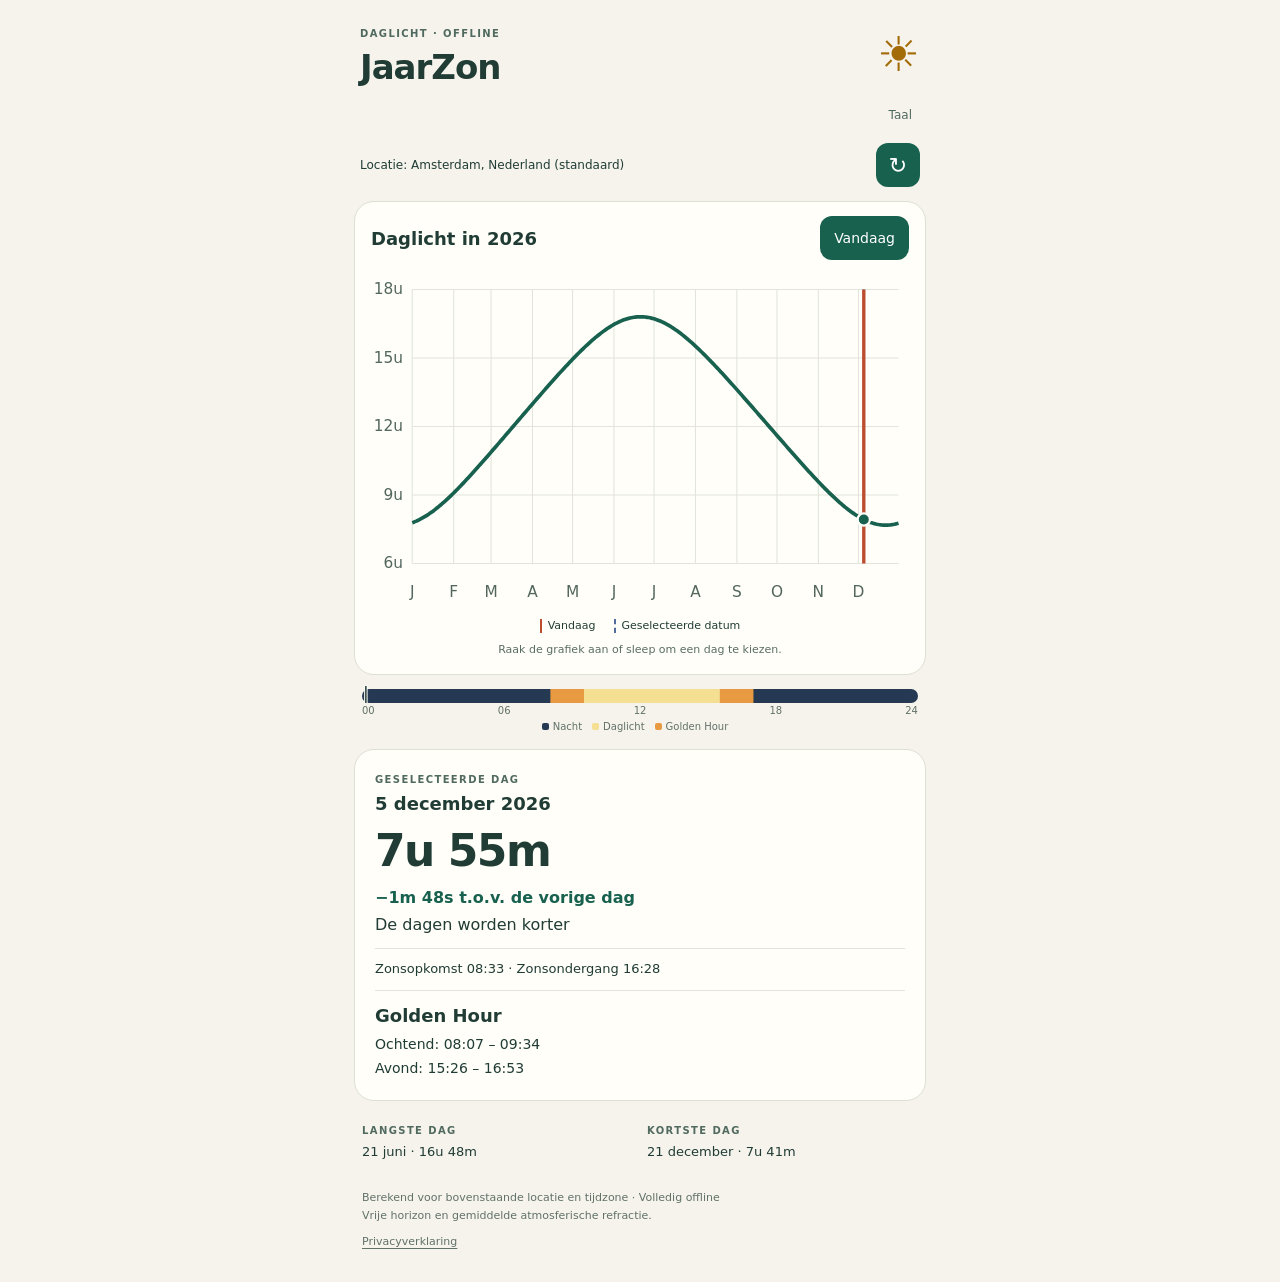
<file: app/src/main/assets/index.html>
<!doctype html>
<html lang="nl">
<head>
  <meta charset="utf-8">
  <meta name="viewport" content="width=device-width, initial-scale=1">
  <meta http-equiv="Content-Security-Policy" content="default-src 'none'; script-src 'self'; style-src 'self'; img-src 'none'; connect-src 'none'; base-uri 'none'; form-action 'none'">
  <title>JaarZon</title>
  <link rel="stylesheet" href="style.css">
  <script src="i18n.js" defer></script>
  <script src="daylength.js" defer></script>
</head>
<body>
<main data-daylength-widget>
  <header><div><p class="eyebrow" data-i18n="eyebrow"></p><h1>JaarZon</h1></div><span class="sun" aria-hidden="true">☀</span></header>
  <div class="language-row"><button type="button" data-daylength-language></button></div>
  <div class="location-row"><div aria-live="polite"><p data-daylength-location data-i18n="defaultLocation"></p><p class="location-zone" data-daylength-zone></p></div><button type="button" data-daylength-locate data-i18n-aria="locate">↻</button></div>
  <section class="card chart-card" data-i18n-aria="chartTitle">
    <div class="chart-heading"><h2 data-daylength-year data-i18n="chartTitle"></h2><button type="button" data-daylength-today data-i18n="today"></button></div>
    <svg viewBox="0 0 360 228" role="img" data-i18n-aria="chartTitle" data-daylength-chart></svg>
    <div class="legend"><span class="today-key"></span><span data-i18n="today"></span> <span class="selected-key"></span><span data-i18n="selectedDate"></span></div>
    <p class="hint" data-i18n="hint"></p>
  </section>
  <div class="daystrip">
    <svg class="daystrip-bar" viewBox="0 0 1440 14" preserveAspectRatio="none" role="img" data-i18n-aria="barTitle" data-daylength-bar></svg>
    <svg class="daystrip-now" viewBox="0 0 1440 17" preserveAspectRatio="none" role="img" data-i18n-aria="barTitle" data-daylength-now data-visible="false"><line y1="0" y2="17" class="daystrip-now-halo" vector-effect="non-scaling-stroke" data-daylength-now-halo></line><line y1="0" y2="17" class="daystrip-now-line" vector-effect="non-scaling-stroke" data-daylength-now-line></line></svg>
    <div class="daystrip-hours" aria-hidden="true"><span>00</span><span>06</span><span>12</span><span>18</span><span>24</span></div>
    <div class="daystrip-key"><span><i class="daystrip-night"></i><span data-i18n="night"></span></span><span><i class="daystrip-daylight"></i><span data-i18n="daylight"></span></span><span><i class="daystrip-golden"></i><span data-i18n="golden"></span></span><span data-daylength-bar-status></span></div>
  </div>
  <section class="card details" aria-live="polite" aria-atomic="true">
    <p class="eyebrow" data-i18n="selectedDay"></p>
    <h2 data-daylength-date></h2>
    <p class="duration" data-daylength-value></p>
    <p class="change" data-daylength-change></p>
    <p data-daylength-trend></p>
    <p class="times" data-daylength-times></p>
    <div class="golden-hour">
      <h2 data-i18n="golden"></h2>
      <p><span data-i18n="morning"></span> <span data-daylength-golden-morning></span></p>
      <p><span data-i18n="evening"></span> <span data-daylength-golden-evening></span></p>
    </div>
  </section>
  <section class="extremes" data-i18n-aria="extremes"><div><p class="eyebrow" data-i18n="longest"></p><p data-daylength-longest></p></div><div><p class="eyebrow" data-i18n="shortest"></p><p data-daylength-shortest></p></div></section>
  <footer><span data-daylength-footer data-i18n="footer"></span><br><span data-i18n="horizon"></span><br><a class="privacy-link" href="privacy" data-i18n="privacy"></a></footer>
</main>
</body>
</html>
</file>
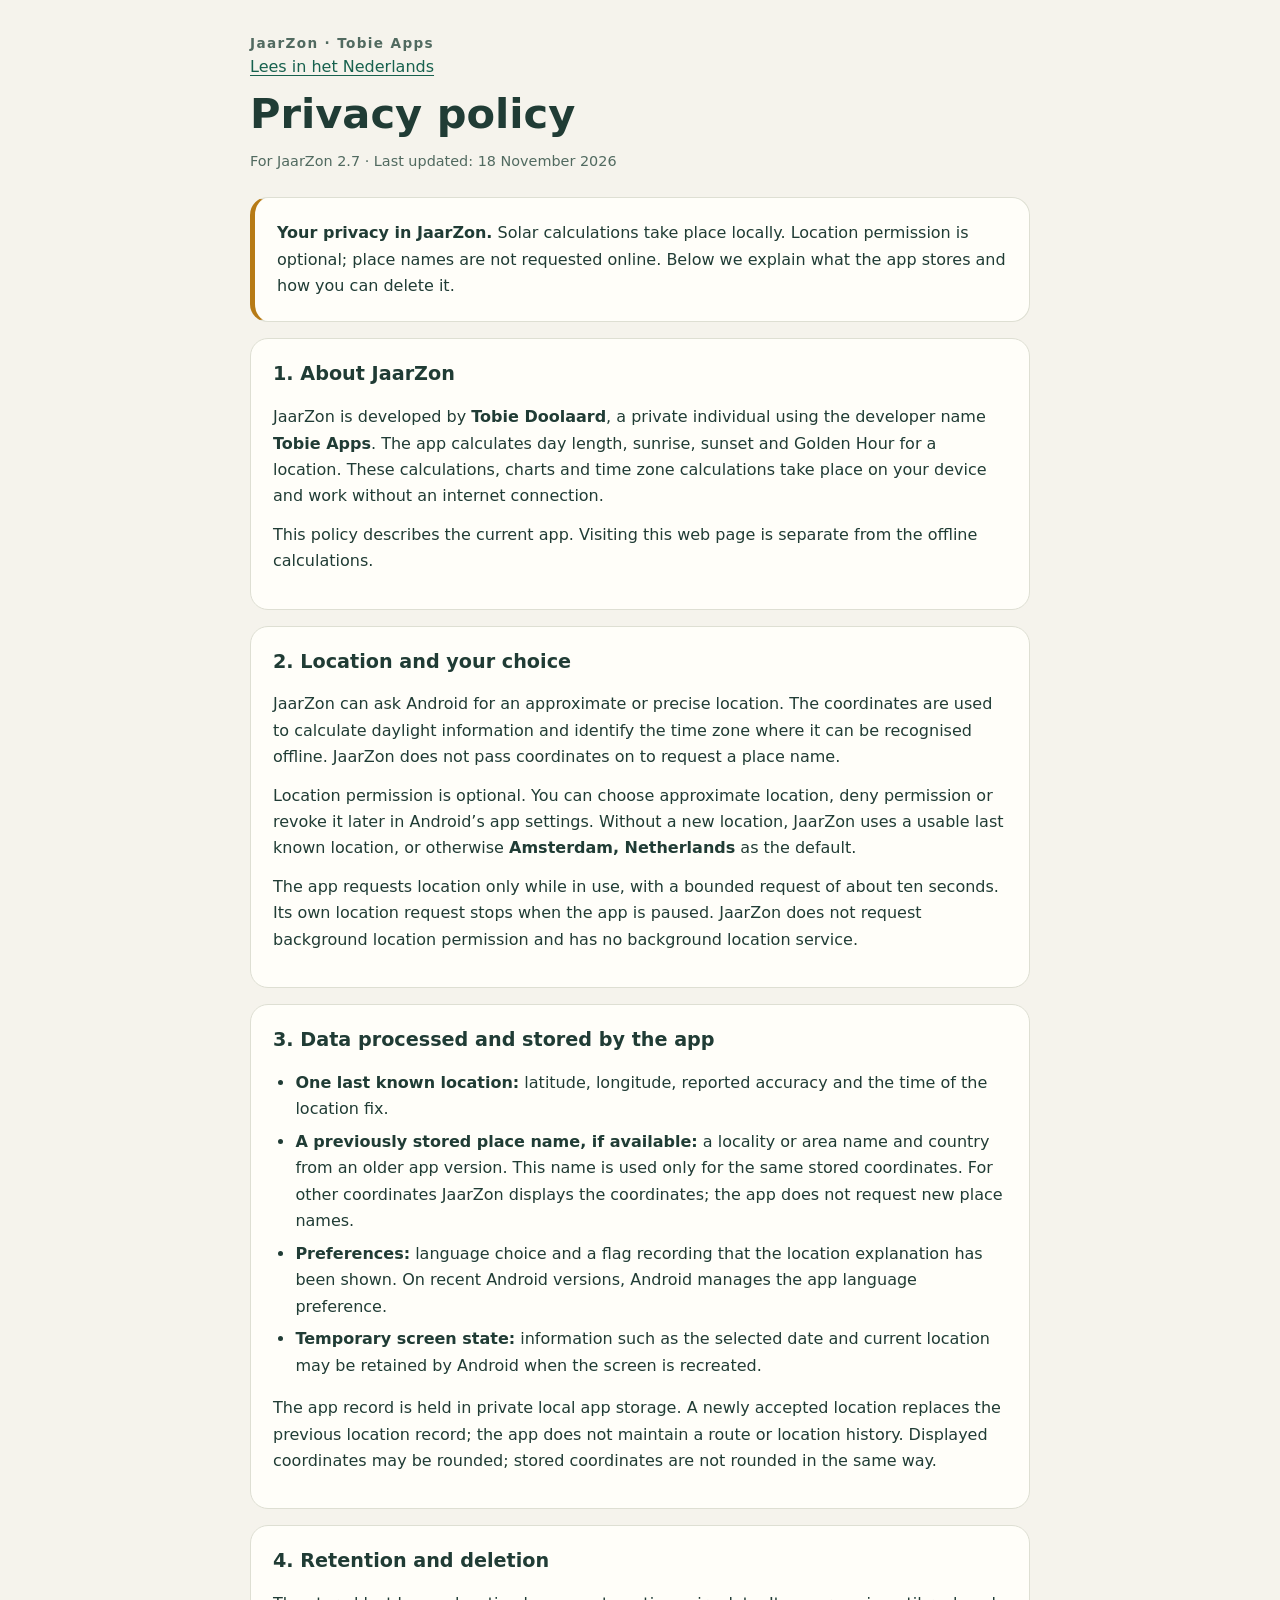
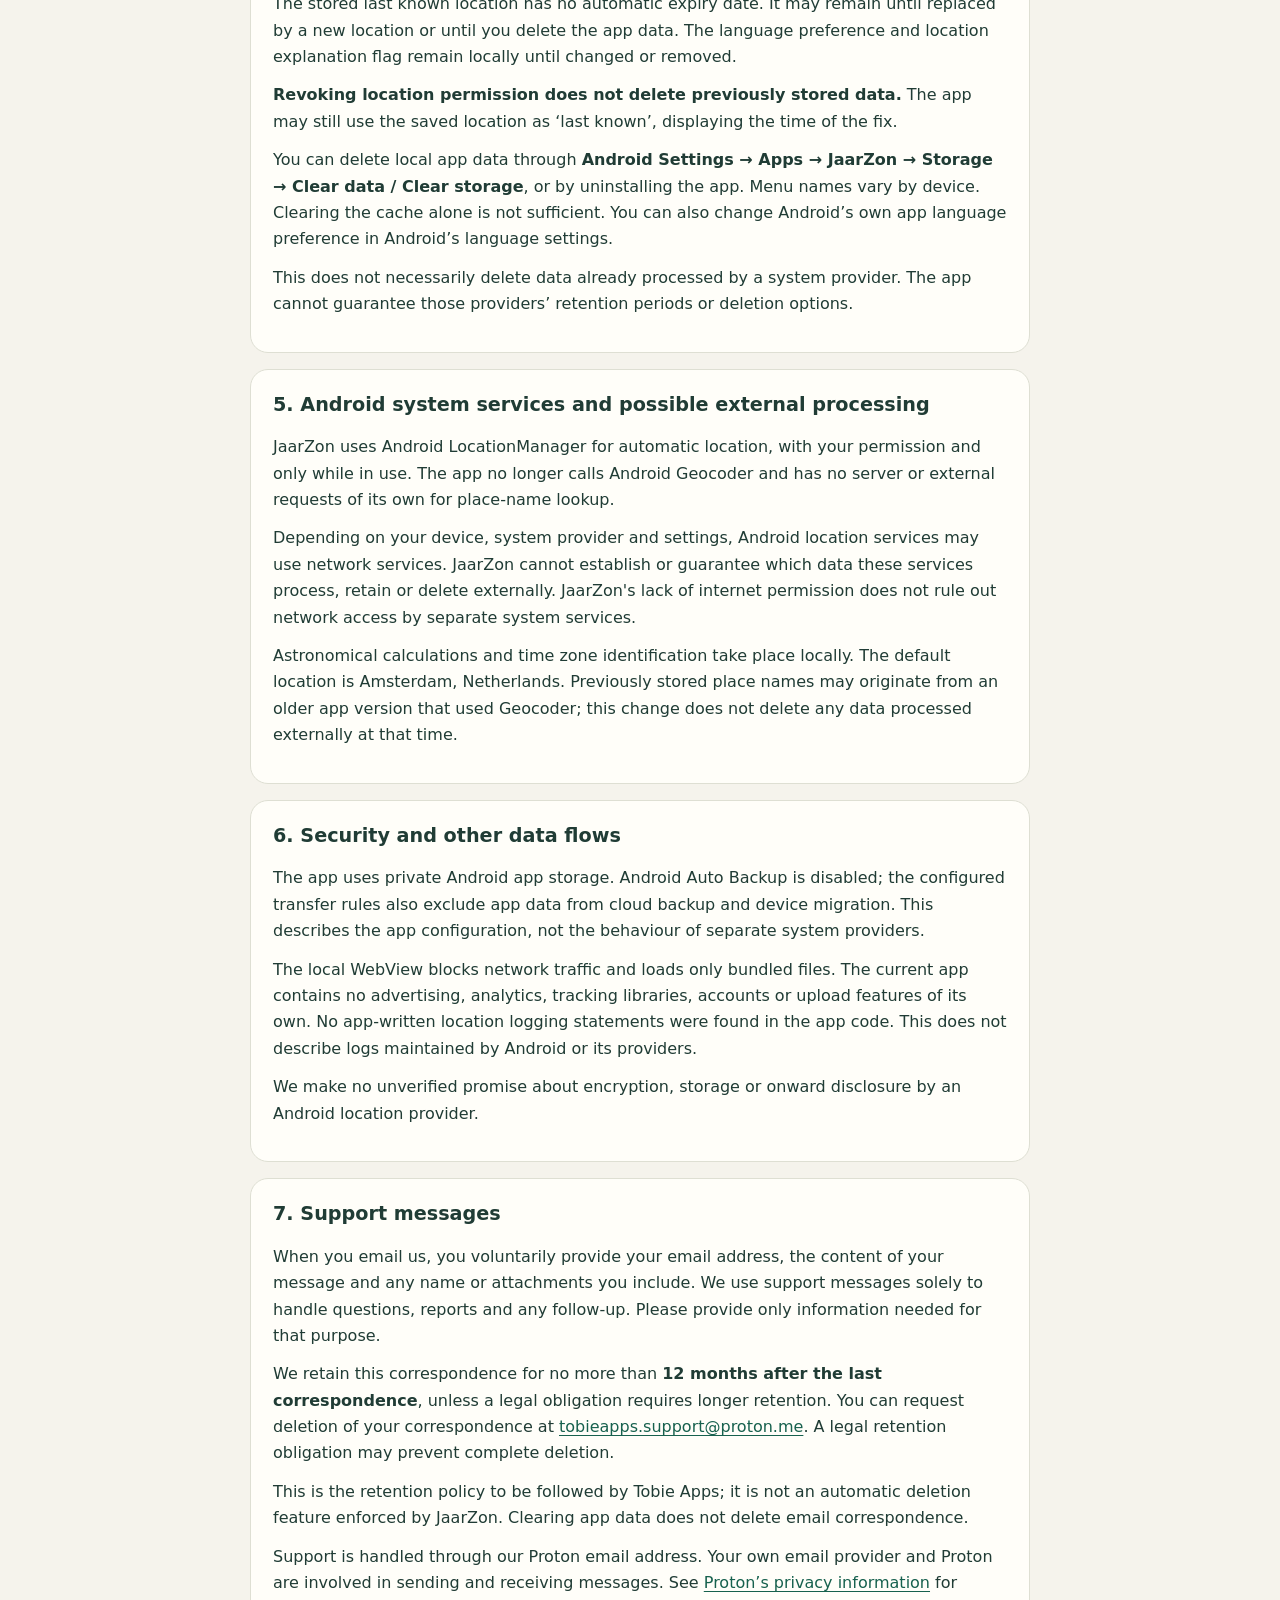
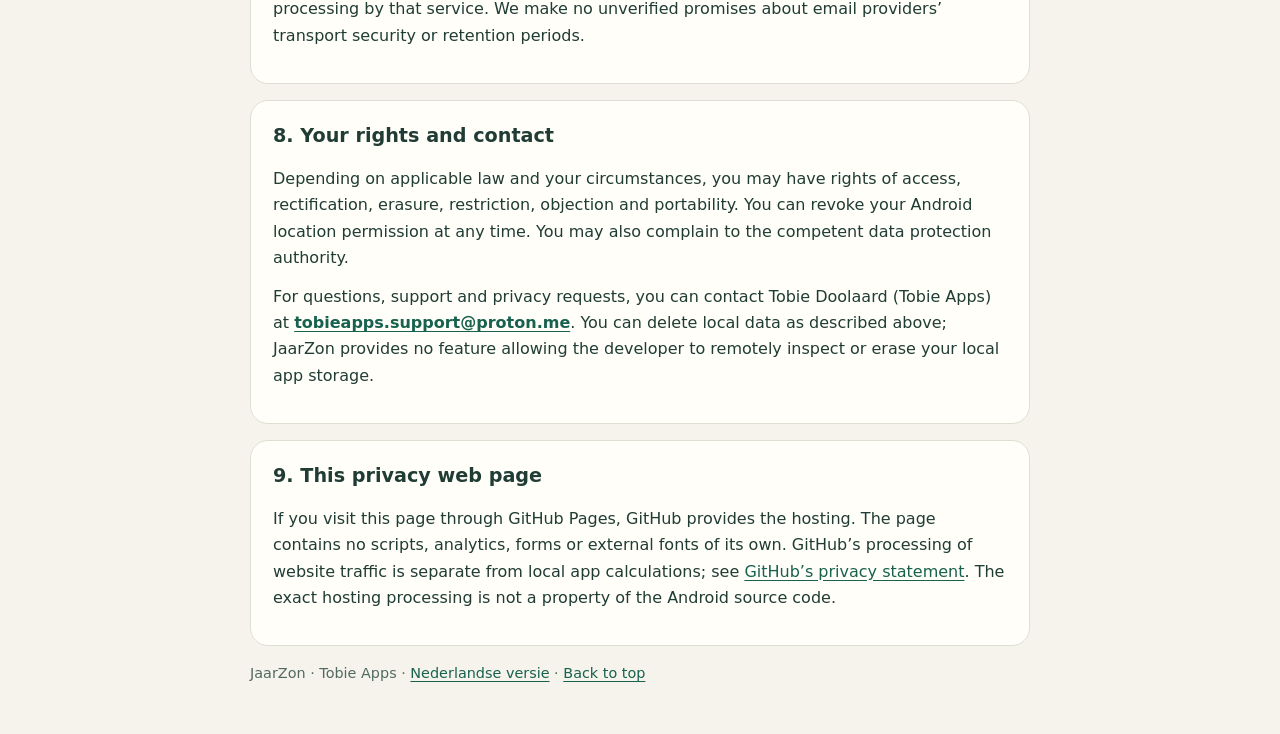
<file: docs/privacy/en.html>
<!doctype html>
<html lang="en">
<head>
  <meta charset="utf-8">
  <meta name="viewport" content="width=device-width, initial-scale=1">
  <meta name="description" content="JaarZon privacy policy: location data, local storage, system services and support from Tobie Apps.">
  <meta http-equiv="Content-Security-Policy" content="default-src 'none'; style-src 'unsafe-inline'; base-uri 'none'; form-action 'none'">
  <title>Privacy policy · JaarZon</title>
  <style>
    :root { color-scheme: light; font-family: system-ui, sans-serif; color: #203c35; background: #f5f3ec; }
    * { box-sizing: border-box; }
    body { margin: 0; line-height: 1.65; }
    main { max-width: 820px; margin: auto; padding: 32px 20px 48px; }
    header { margin-bottom: 24px; }
    .brand { color: #516a60; font-size: .85rem; letter-spacing: .1em; font-weight: 700; }
    h1 { margin: 8px 0; font-size: clamp(1.8rem, 5vw, 2.6rem); line-height: 1.2; }
    h2 { font-size: 1.2rem; line-height: 1.4; margin-top: 0; }
    p { margin: .75em 0; }
    a { color: #17614e; text-underline-offset: .18em; }
    a:focus-visible { outline: 3px solid #b77b16; outline-offset: 3px; }
    section, .draft { background: #fffef9; border: 1px solid #dedfd3; border-radius: 18px; padding: 22px; margin: 16px 0; overflow-wrap: anywhere; }
    .draft { border-left: 5px solid #b77b16; }
    .meta, footer { color: #516a60; font-size: .9rem; }
    ul, ol { padding-left: 1.4rem; }
    li + li { margin-top: .4rem; }
    .contact { font-weight: 700; }
    @media (max-width: 400px) { main { padding: 20px 12px 32px; } section, .draft { padding: 18px; } }
  </style>
</head>
<body>
<main>
  <header>
    <div class="brand">JaarZon · Tobie Apps</div>
    <nav aria-label="Language"><a href="nl.html" lang="nl" hreflang="nl">Lees in het Nederlands</a></nav>
    <h1>Privacy policy</h1>
    <p class="meta">For JaarZon 2.7 · Last updated: <time datetime="2026-11-18">18 November 2026</time></p>
  </header>
  <aside class="draft" aria-label="At a glance"><strong>Your privacy in JaarZon.</strong> Solar calculations take place locally. Location permission is optional; place names are not requested online. Below we explain what the app stores and how you can delete it.</aside>
  <section id="about">
    <h2>1. About JaarZon</h2>
    <p>JaarZon is developed by <strong>Tobie Doolaard</strong>, a private individual using the developer name <strong>Tobie Apps</strong>. The app calculates day length, sunrise, sunset and Golden Hour for a location. These calculations, charts and time zone calculations take place on your device and work without an internet connection.</p>
    <p>This policy describes the current app. Visiting this web page is separate from the offline calculations.</p>
  </section>
  <section id="location">
    <h2>2. Location and your choice</h2>
    <p>JaarZon can ask Android for an approximate or precise location. The coordinates are used to calculate daylight information and identify the time zone where it can be recognised offline. JaarZon does not pass coordinates on to request a place name.</p>
    <p>Location permission is optional. You can choose approximate location, deny permission or revoke it later in Android’s app settings. Without a new location, JaarZon uses a usable last known location, or otherwise <strong>Amsterdam, Netherlands</strong> as the default.</p>
    <p>The app requests location only while in use, with a bounded request of about ten seconds. Its own location request stops when the app is paused. JaarZon does not request background location permission and has no background location service.</p>
  </section>
  <section id="storage">
    <h2>3. Data processed and stored by the app</h2>
    <ul>
      <li><strong>One last known location:</strong> latitude, longitude, reported accuracy and the time of the location fix.</li>
      <li><strong>A previously stored place name, if available:</strong> a locality or area name and country from an older app version. This name is used only for the same stored coordinates. For other coordinates JaarZon displays the coordinates; the app does not request new place names.</li>
      <li><strong>Preferences:</strong> language choice and a flag recording that the location explanation has been shown. On recent Android versions, Android manages the app language preference.</li>
      <li><strong>Temporary screen state:</strong> information such as the selected date and current location may be retained by Android when the screen is recreated.</li>
    </ul>
    <p>The app record is held in private local app storage. A newly accepted location replaces the previous location record; the app does not maintain a route or location history. Displayed coordinates may be rounded; stored coordinates are not rounded in the same way.</p>
  </section>
  <section id="retention">
    <h2>4. Retention and deletion</h2>
    <p>The stored last known location has no automatic expiry date. It may remain until replaced by a new location or until you delete the app data. The language preference and location explanation flag remain locally until changed or removed.</p>
    <p><strong>Revoking location permission does not delete previously stored data.</strong> The app may still use the saved location as ‘last known’, displaying the time of the fix.</p>
    <p>You can delete local app data through <strong>Android Settings → Apps → JaarZon → Storage → Clear data / Clear storage</strong>, or by uninstalling the app. Menu names vary by device. Clearing the cache alone is not sufficient. You can also change Android’s own app language preference in Android’s language settings.</p>
    <p>This does not necessarily delete data already processed by a system provider. The app cannot guarantee those providers’ retention periods or deletion options.</p>
  </section>
  <section id="system-services">
    <h2>5. Android system services and possible external processing</h2>
    <p>JaarZon uses Android LocationManager for automatic location, with your permission and only while in use. The app no longer calls Android Geocoder and has no server or external requests of its own for place-name lookup.</p>
    <p>Depending on your device, system provider and settings, Android location services may use network services. JaarZon cannot establish or guarantee which data these services process, retain or delete externally. JaarZon's lack of internet permission does not rule out network access by separate system services.</p>
    <p>Astronomical calculations and time zone identification take place locally. The default location is Amsterdam, Netherlands. Previously stored place names may originate from an older app version that used Geocoder; this change does not delete any data processed externally at that time.</p>
  </section>
  <section id="security">
    <h2>6. Security and other data flows</h2>
    <p>The app uses private Android app storage. Android Auto Backup is disabled; the configured transfer rules also exclude app data from cloud backup and device migration. This describes the app configuration, not the behaviour of separate system providers.</p>
    <p>The local WebView blocks network traffic and loads only bundled files. The current app contains no advertising, analytics, tracking libraries, accounts or upload features of its own. No app-written location logging statements were found in the app code. This does not describe logs maintained by Android or its providers.</p>
    <p>We make no unverified promise about encryption, storage or onward disclosure by an Android location provider.</p>
  </section>
  <section id="support">
    <h2>7. Support messages</h2>
    <p>When you email us, you voluntarily provide your email address, the content of your message and any name or attachments you include. We use support messages solely to handle questions, reports and any follow-up. Please provide only information needed for that purpose.</p>
    <p>We retain this correspondence for no more than <strong>12 months after the last correspondence</strong>, unless a legal obligation requires longer retention. You can request deletion of your correspondence at <a href="mailto:tobieapps.support@proton.me">tobieapps.support@proton.me</a>. A legal retention obligation may prevent complete deletion.</p>
    <p>This is the retention policy to be followed by Tobie Apps; it is not an automatic deletion feature enforced by JaarZon. Clearing app data does not delete email correspondence.</p>
    <p>Support is handled through our Proton email address. Your own email provider and Proton are involved in sending and receiving messages. See <a href="https://proton.me/legal/privacy">Proton’s privacy information</a> for processing by that service. We make no unverified promises about email providers’ transport security or retention periods.</p>
  </section>
  <section id="rights">
    <h2>8. Your rights and contact</h2>
    <p>Depending on applicable law and your circumstances, you may have rights of access, rectification, erasure, restriction, objection and portability. You can revoke your Android location permission at any time. You may also complain to the competent data protection authority.</p>
    <p>For questions, support and privacy requests, you can contact Tobie Doolaard (Tobie Apps) at <a class="contact" href="mailto:tobieapps.support@proton.me">tobieapps.support@proton.me</a>. You can delete local data as described above; JaarZon provides no feature allowing the developer to remotely inspect or erase your local app storage.</p>
  </section>
  <section id="website">
    <h2>9. This privacy web page</h2>
    <p>If you visit this page through GitHub Pages, GitHub provides the hosting. The page contains no scripts, analytics, forms or external fonts of its own. GitHub’s processing of website traffic is separate from local app calculations; see <a href="https://docs.github.com/en/site-policy/privacy-policies/github-general-privacy-statement">GitHub’s privacy statement</a>. The exact hosting processing is not a property of the Android source code.</p>
  </section>
  <footer>JaarZon · Tobie Apps · <a href="nl.html" lang="nl" hreflang="nl">Nederlandse versie</a> · <a href="#about">Back to top</a></footer>
</main>
</body>
</html>
</file>
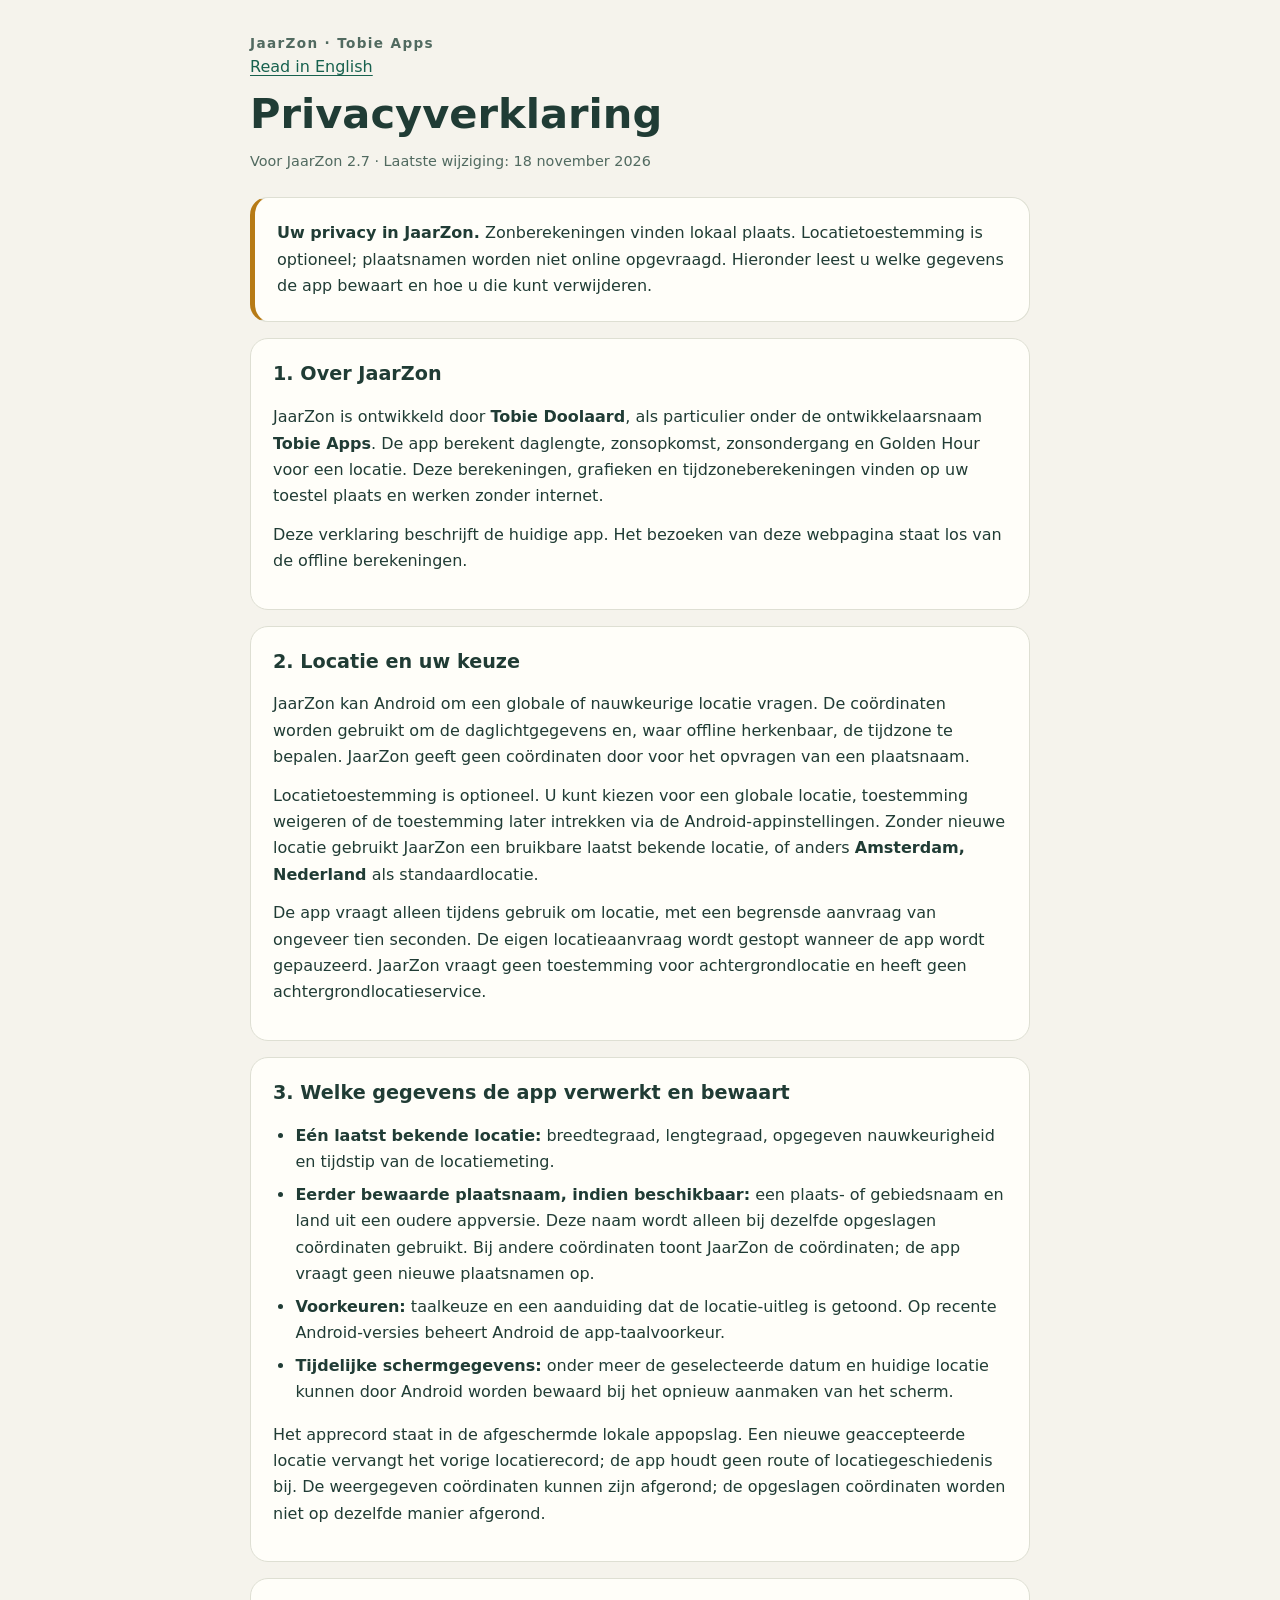
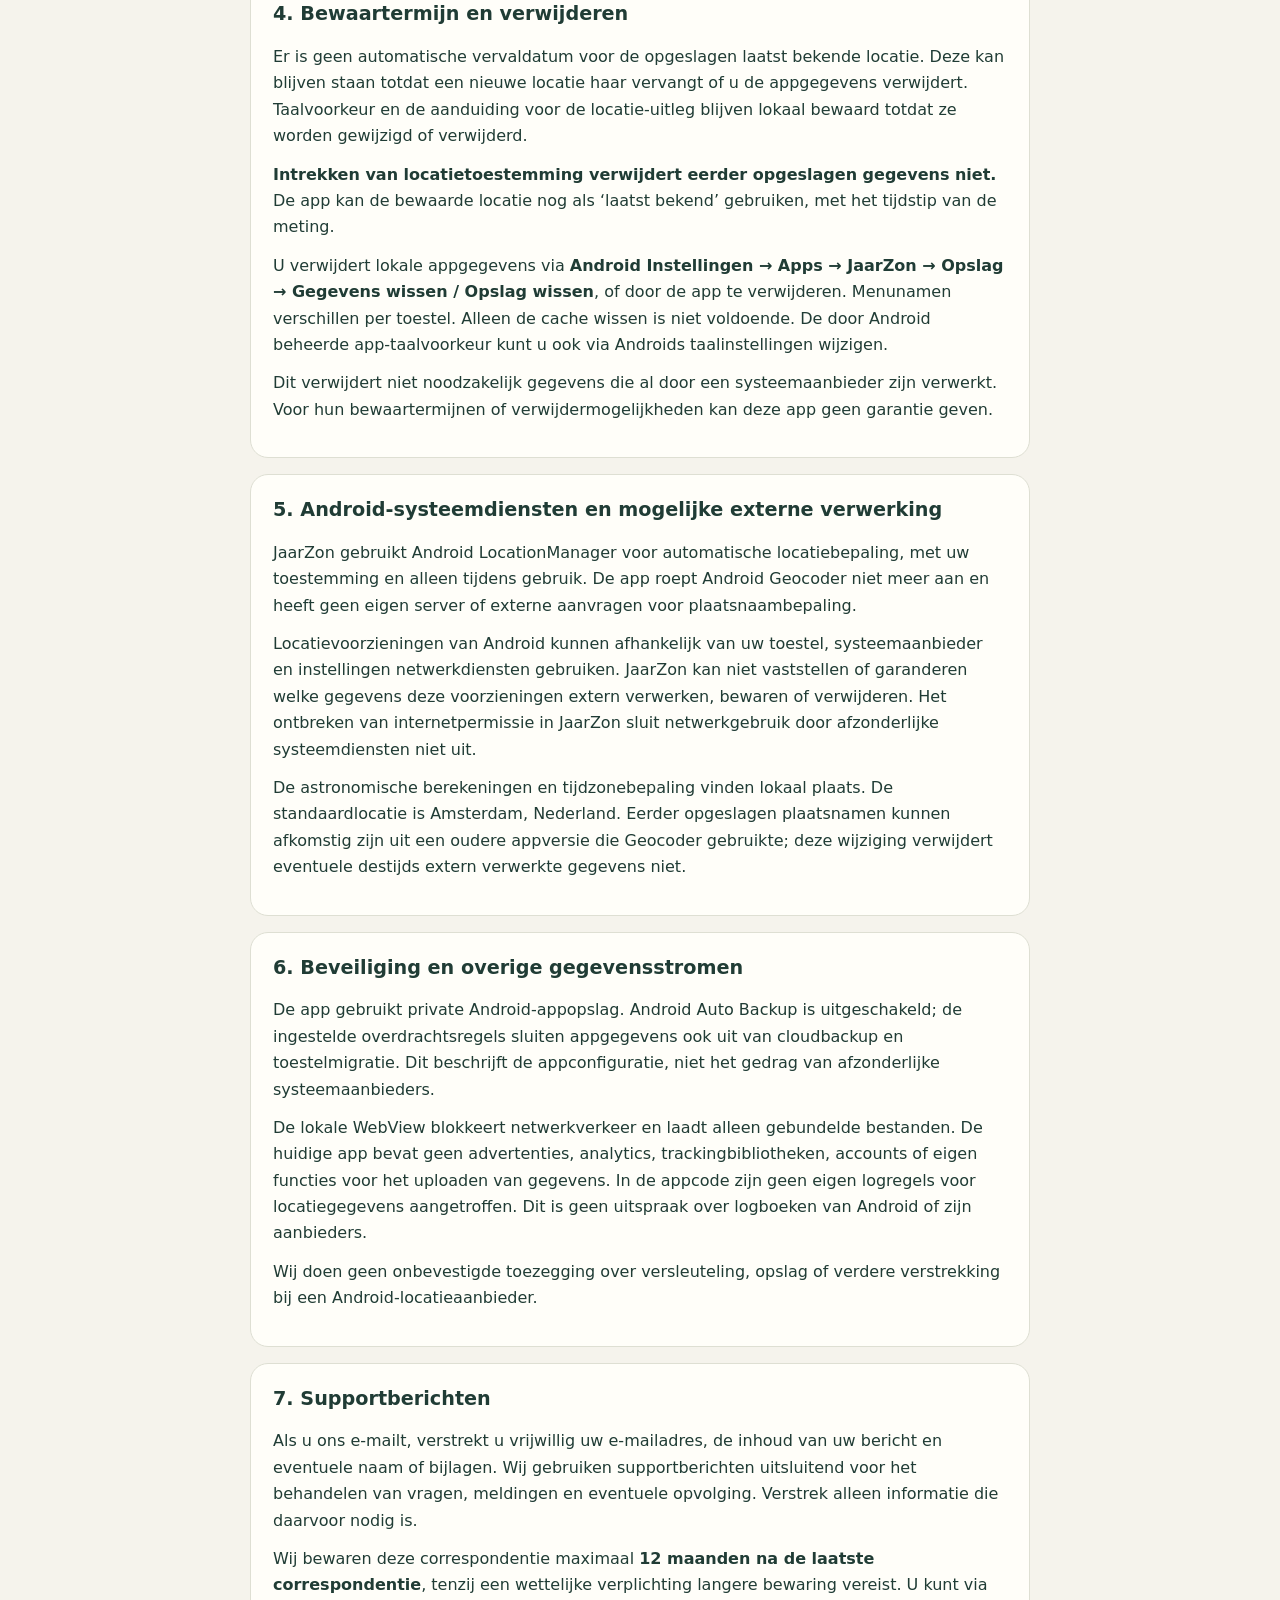
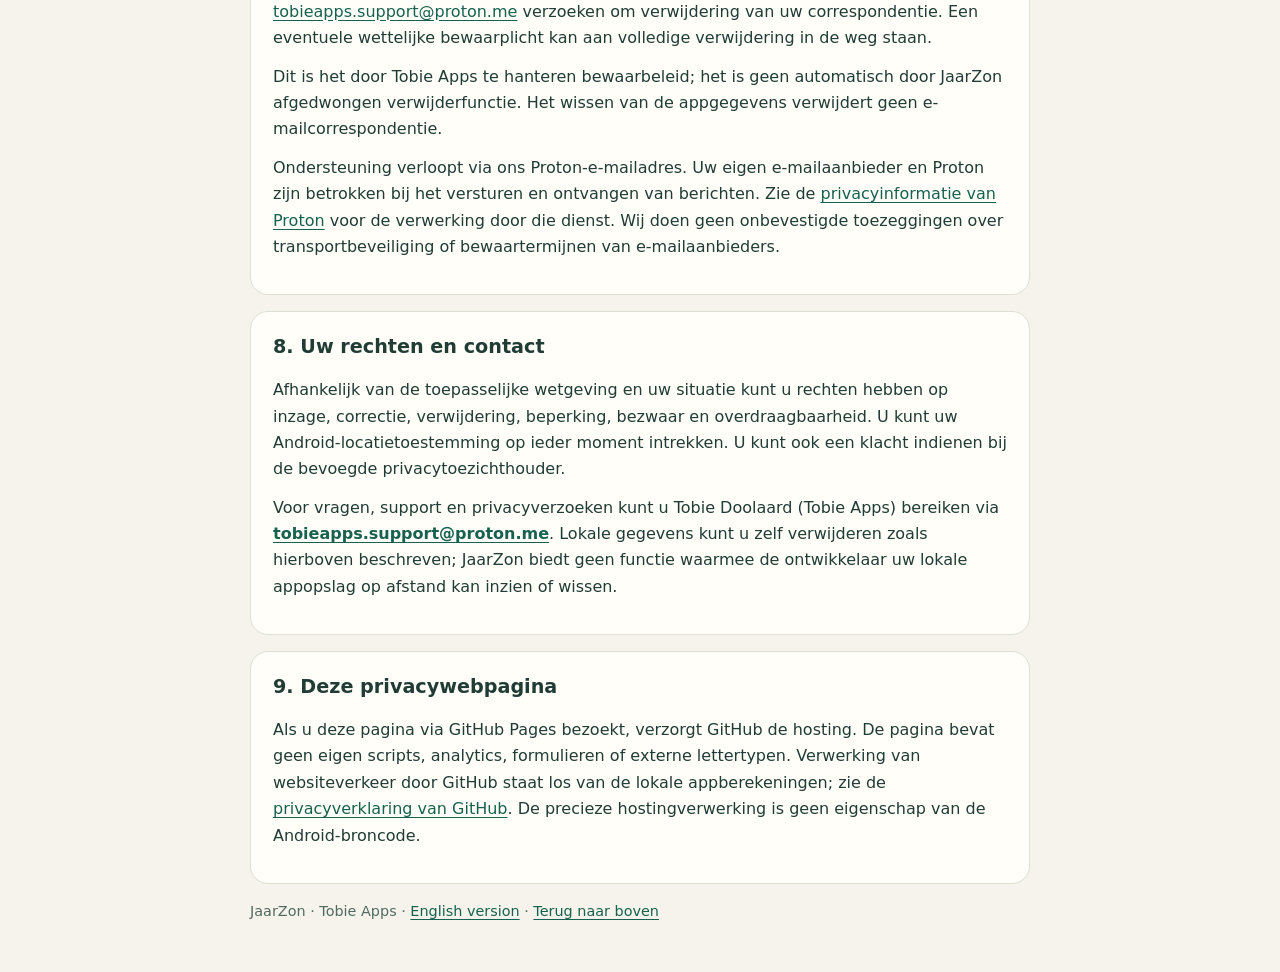
<file: docs/privacy/nl.html>
<!doctype html>
<html lang="nl">
<head>
  <meta charset="utf-8">
  <meta name="viewport" content="width=device-width, initial-scale=1">
  <meta name="description" content="Privacyverklaring van JaarZon: locatiegegevens, lokale opslag, systeemdiensten en support bij Tobie Apps.">
  <meta http-equiv="Content-Security-Policy" content="default-src 'none'; style-src 'unsafe-inline'; base-uri 'none'; form-action 'none'">
  <title>Privacyverklaring · JaarZon</title>
  <style>
    :root { color-scheme: light; font-family: system-ui, sans-serif; color: #203c35; background: #f5f3ec; }
    * { box-sizing: border-box; }
    body { margin: 0; line-height: 1.65; }
    main { max-width: 820px; margin: auto; padding: 32px 20px 48px; }
    header { margin-bottom: 24px; }
    .brand { color: #516a60; font-size: .85rem; letter-spacing: .1em; font-weight: 700; }
    h1 { margin: 8px 0; font-size: clamp(1.8rem, 5vw, 2.6rem); line-height: 1.2; }
    h2 { font-size: 1.2rem; line-height: 1.4; margin-top: 0; }
    p { margin: .75em 0; }
    a { color: #17614e; text-underline-offset: .18em; }
    a:focus-visible { outline: 3px solid #b77b16; outline-offset: 3px; }
    section, .draft { background: #fffef9; border: 1px solid #dedfd3; border-radius: 18px; padding: 22px; margin: 16px 0; overflow-wrap: anywhere; }
    .draft { border-left: 5px solid #b77b16; }
    .meta, footer { color: #516a60; font-size: .9rem; }
    ul, ol { padding-left: 1.4rem; }
    li + li { margin-top: .4rem; }
    .contact { font-weight: 700; }
    @media (max-width: 400px) { main { padding: 20px 12px 32px; } section, .draft { padding: 18px; } }
  </style>
</head>
<body>
<main>
  <header>
    <div class="brand">JaarZon · Tobie Apps</div>
    <nav aria-label="Taal"><a href="en.html" lang="en" hreflang="en">Read in English</a></nav>
    <h1>Privacyverklaring</h1>
    <p class="meta">Voor JaarZon 2.7 · Laatste wijziging: <time datetime="2026-11-18">18 november 2026</time></p>
  </header>
  <aside class="draft" aria-label="In het kort"><strong>Uw privacy in JaarZon.</strong> Zonberekeningen vinden lokaal plaats. Locatietoestemming is optioneel; plaatsnamen worden niet online opgevraagd. Hieronder leest u welke gegevens de app bewaart en hoe u die kunt verwijderen.</aside>
  <section id="about">
    <h2>1. Over JaarZon</h2>
    <p>JaarZon is ontwikkeld door <strong>Tobie Doolaard</strong>, als particulier onder de ontwikkelaarsnaam <strong>Tobie Apps</strong>. De app berekent daglengte, zonsopkomst, zonsondergang en Golden Hour voor een locatie. Deze berekeningen, grafieken en tijdzoneberekeningen vinden op uw toestel plaats en werken zonder internet.</p>
    <p>Deze verklaring beschrijft de huidige app. Het bezoeken van deze webpagina staat los van de offline berekeningen.</p>
  </section>
  <section id="location">
    <h2>2. Locatie en uw keuze</h2>
    <p>JaarZon kan Android om een globale of nauwkeurige locatie vragen. De coördinaten worden gebruikt om de daglichtgegevens en, waar offline herkenbaar, de tijdzone te bepalen. JaarZon geeft geen coördinaten door voor het opvragen van een plaatsnaam.</p>
    <p>Locatietoestemming is optioneel. U kunt kiezen voor een globale locatie, toestemming weigeren of de toestemming later intrekken via de Android-appinstellingen. Zonder nieuwe locatie gebruikt JaarZon een bruikbare laatst bekende locatie, of anders <strong>Amsterdam, Nederland</strong> als standaardlocatie.</p>
    <p>De app vraagt alleen tijdens gebruik om locatie, met een begrensde aanvraag van ongeveer tien seconden. De eigen locatieaanvraag wordt gestopt wanneer de app wordt gepauzeerd. JaarZon vraagt geen toestemming voor achtergrondlocatie en heeft geen achtergrondlocatieservice.</p>
  </section>
  <section id="storage">
    <h2>3. Welke gegevens de app verwerkt en bewaart</h2>
    <ul>
      <li><strong>Eén laatst bekende locatie:</strong> breedtegraad, lengtegraad, opgegeven nauwkeurigheid en tijdstip van de locatiemeting.</li>
      <li><strong>Eerder bewaarde plaatsnaam, indien beschikbaar:</strong> een plaats- of gebiedsnaam en land uit een oudere appversie. Deze naam wordt alleen bij dezelfde opgeslagen coördinaten gebruikt. Bij andere coördinaten toont JaarZon de coördinaten; de app vraagt geen nieuwe plaatsnamen op.</li>
      <li><strong>Voorkeuren:</strong> taalkeuze en een aanduiding dat de locatie-uitleg is getoond. Op recente Android-versies beheert Android de app-taalvoorkeur.</li>
      <li><strong>Tijdelijke schermgegevens:</strong> onder meer de geselecteerde datum en huidige locatie kunnen door Android worden bewaard bij het opnieuw aanmaken van het scherm.</li>
    </ul>
    <p>Het apprecord staat in de afgeschermde lokale appopslag. Een nieuwe geaccepteerde locatie vervangt het vorige locatierecord; de app houdt geen route of locatiegeschiedenis bij. De weergegeven coördinaten kunnen zijn afgerond; de opgeslagen coördinaten worden niet op dezelfde manier afgerond.</p>
  </section>
  <section id="retention">
    <h2>4. Bewaartermijn en verwijderen</h2>
    <p>Er is geen automatische vervaldatum voor de opgeslagen laatst bekende locatie. Deze kan blijven staan totdat een nieuwe locatie haar vervangt of u de appgegevens verwijdert. Taalvoorkeur en de aanduiding voor de locatie-uitleg blijven lokaal bewaard totdat ze worden gewijzigd of verwijderd.</p>
    <p><strong>Intrekken van locatietoestemming verwijdert eerder opgeslagen gegevens niet.</strong> De app kan de bewaarde locatie nog als ‘laatst bekend’ gebruiken, met het tijdstip van de meting.</p>
    <p>U verwijdert lokale appgegevens via <strong>Android Instellingen → Apps → JaarZon → Opslag → Gegevens wissen / Opslag wissen</strong>, of door de app te verwijderen. Menunamen verschillen per toestel. Alleen de cache wissen is niet voldoende. De door Android beheerde app-taalvoorkeur kunt u ook via Androids taalinstellingen wijzigen.</p>
    <p>Dit verwijdert niet noodzakelijk gegevens die al door een systeemaanbieder zijn verwerkt. Voor hun bewaartermijnen of verwijdermogelijkheden kan deze app geen garantie geven.</p>
  </section>
  <section id="system-services">
    <h2>5. Android-systeemdiensten en mogelijke externe verwerking</h2>
    <p>JaarZon gebruikt Android LocationManager voor automatische locatiebepaling, met uw toestemming en alleen tijdens gebruik. De app roept Android Geocoder niet meer aan en heeft geen eigen server of externe aanvragen voor plaatsnaambepaling.</p>
    <p>Locatievoorzieningen van Android kunnen afhankelijk van uw toestel, systeemaanbieder en instellingen netwerkdiensten gebruiken. JaarZon kan niet vaststellen of garanderen welke gegevens deze voorzieningen extern verwerken, bewaren of verwijderen. Het ontbreken van internetpermissie in JaarZon sluit netwerkgebruik door afzonderlijke systeemdiensten niet uit.</p>
    <p>De astronomische berekeningen en tijdzonebepaling vinden lokaal plaats. De standaardlocatie is Amsterdam, Nederland. Eerder opgeslagen plaatsnamen kunnen afkomstig zijn uit een oudere appversie die Geocoder gebruikte; deze wijziging verwijdert eventuele destijds extern verwerkte gegevens niet.</p>
  </section>
  <section id="security">
    <h2>6. Beveiliging en overige gegevensstromen</h2>
    <p>De app gebruikt private Android-appopslag. Android Auto Backup is uitgeschakeld; de ingestelde overdrachtsregels sluiten appgegevens ook uit van cloudbackup en toestelmigratie. Dit beschrijft de appconfiguratie, niet het gedrag van afzonderlijke systeemaanbieders.</p>
    <p>De lokale WebView blokkeert netwerkverkeer en laadt alleen gebundelde bestanden. De huidige app bevat geen advertenties, analytics, trackingbibliotheken, accounts of eigen functies voor het uploaden van gegevens. In de appcode zijn geen eigen logregels voor locatiegegevens aangetroffen. Dit is geen uitspraak over logboeken van Android of zijn aanbieders.</p>
    <p>Wij doen geen onbevestigde toezegging over versleuteling, opslag of verdere verstrekking bij een Android-locatieaanbieder.</p>
  </section>
  <section id="support">
    <h2>7. Supportberichten</h2>
    <p>Als u ons e-mailt, verstrekt u vrijwillig uw e-mailadres, de inhoud van uw bericht en eventuele naam of bijlagen. Wij gebruiken supportberichten uitsluitend voor het behandelen van vragen, meldingen en eventuele opvolging. Verstrek alleen informatie die daarvoor nodig is.</p>
    <p>Wij bewaren deze correspondentie maximaal <strong>12 maanden na de laatste correspondentie</strong>, tenzij een wettelijke verplichting langere bewaring vereist. U kunt via <a href="mailto:tobieapps.support@proton.me">tobieapps.support@proton.me</a> verzoeken om verwijdering van uw correspondentie. Een eventuele wettelijke bewaarplicht kan aan volledige verwijdering in de weg staan.</p>
    <p>Dit is het door Tobie Apps te hanteren bewaarbeleid; het is geen automatisch door JaarZon afgedwongen verwijderfunctie. Het wissen van de appgegevens verwijdert geen e-mailcorrespondentie.</p>
    <p>Ondersteuning verloopt via ons Proton-e-mailadres. Uw eigen e-mailaanbieder en Proton zijn betrokken bij het versturen en ontvangen van berichten. Zie de <a href="https://proton.me/legal/privacy">privacyinformatie van Proton</a> voor de verwerking door die dienst. Wij doen geen onbevestigde toezeggingen over transportbeveiliging of bewaartermijnen van e-mailaanbieders.</p>
  </section>
  <section id="rights">
    <h2>8. Uw rechten en contact</h2>
    <p>Afhankelijk van de toepasselijke wetgeving en uw situatie kunt u rechten hebben op inzage, correctie, verwijdering, beperking, bezwaar en overdraagbaarheid. U kunt uw Android-locatietoestemming op ieder moment intrekken. U kunt ook een klacht indienen bij de bevoegde privacytoezichthouder.</p>
    <p>Voor vragen, support en privacyverzoeken kunt u Tobie Doolaard (Tobie Apps) bereiken via <a class="contact" href="mailto:tobieapps.support@proton.me">tobieapps.support@proton.me</a>. Lokale gegevens kunt u zelf verwijderen zoals hierboven beschreven; JaarZon biedt geen functie waarmee de ontwikkelaar uw lokale appopslag op afstand kan inzien of wissen.</p>
  </section>
  <section id="website">
    <h2>9. Deze privacywebpagina</h2>
    <p>Als u deze pagina via GitHub Pages bezoekt, verzorgt GitHub de hosting. De pagina bevat geen eigen scripts, analytics, formulieren of externe lettertypen. Verwerking van websiteverkeer door GitHub staat los van de lokale appberekeningen; zie de <a href="https://docs.github.com/en/site-policy/privacy-policies/github-general-privacy-statement">privacyverklaring van GitHub</a>. De precieze hostingverwerking is geen eigenschap van de Android-broncode.</p>
  </section>
  <footer>JaarZon · Tobie Apps · <a href="en.html" lang="en" hreflang="en">English version</a> · <a href="#about">Terug naar boven</a></footer>
</main>
</body>
</html>
</file>
<file: app/src/main/assets/style.css>
:root { color-scheme: light; font-family: system-ui, sans-serif; color: #203c35; background: #f5f3ec; }
* { box-sizing: border-box; }
body { margin: 0; }
main { max-width: 600px; margin: auto; padding: 20px 14px 24px; }
header { display: flex; align-items: center; justify-content: space-between; padding: 0 6px 18px; }
h1 { margin: 2px 0 0; font-size: 34px; letter-spacing: -1px; }
h2 { margin: 0; font-size: 18px; }
p { margin: 8px 0; }
.eyebrow { font-size: 10px; letter-spacing: 1.4px; font-weight: 700; color: #516a60; }
.sun { font-size: 48px; color: #a36c09; line-height: 1; }
.card { background: #fffef9; border: 1px solid #dedfd3; border-radius: 20px; margin-bottom: 14px; }
.chart-card { padding: 14px 8px 10px; }
.chart-heading { display: flex; align-items: center; justify-content: space-between; padding: 0 8px 8px; gap: 8px; }
button { font: inherit; font-size: 14px; min-height: 44px; padding: 8px 14px; border: 0; border-radius: 12px; color: white; background: #17614e; }
button:focus-visible, svg:focus-visible { outline: 3px solid #b77b16; outline-offset: 3px; }
svg { display: block; width: 100%; height: auto; touch-action: pan-y; }
svg text { font-size: 10px; fill: #53675e; }
.daylength-grid { stroke: #e1e5db; stroke-width: .7; }
.daylength-curve { fill: none; stroke: #17614e; stroke-width: 2.4; stroke-linejoin: round; }
.daylength-today { stroke: #bc4e2f; stroke-width: 2.2; }
.daylength-selected { stroke: #536b9d; stroke-width: 1.3; stroke-dasharray: 3 3; }
.daylength-dot { fill: #17614e; stroke: #fffef9; stroke-width: 1.5; }
.legend { display: flex; justify-content: center; align-items: center; gap: 6px; font-size: 11px; flex-wrap: wrap; }
.today-key { height: 14px; border-left: 2px solid #bc4e2f; }
.selected-key { height: 14px; border-left: 2px dashed #536b9d; margin-left: 12px; }
.hint { color: #596d63; text-align: center; font-size: 11px; margin-top: 10px; }
.details { padding: 16px 20px; }
.duration { font-size: 44px; line-height: 1.15; font-weight: 650; letter-spacing: -1.5px; font-variant-numeric: tabular-nums; margin: 12px 0; }
.change { font-weight: 650; color: #17614e; }
.times { border-top: 1px solid #e1e5db; padding-top: 12px; margin-top: 14px; font-size: 13px; }
.extremes { display: grid; grid-template-columns: 1fr 1fr; gap: 14px; padding: 2px 8px; font-size: 13px; }
.golden-hour { border-top: 1px solid #e1e5db; padding-top: 14px; margin-top: 14px; font-size: 14px; }
.golden-hour h2 { margin-bottom: 10px; }
.golden-hour span { font-variant-numeric: tabular-nums; }
.daystrip { margin: 0 8px 14px; position: relative; }
.daystrip-now { position: absolute; top: -3px; left: 0; width: 100%; height: 17px; overflow: visible; pointer-events: none; }
.daystrip-now[data-visible="false"] { display: none; }
.daystrip-now-halo { stroke: #fffef9; stroke-width: 3.5px; }
.daystrip-now-line { stroke: #203c35; stroke-width: 1.5px; }
.daystrip-bar { height: 14px; border-radius: 7px; overflow: hidden; }
.daystrip-hours { display: flex; justify-content: space-between; font-size: 10px; line-height: 16px; color: #617168; }
.daystrip-key { display: flex; justify-content: center; flex-wrap: wrap; gap: 3px 10px; font-size: 10px; line-height: 16px; color: #617168; }
.daystrip-key span { display: inline-flex; align-items: center; gap: 4px; }
.daystrip-key i { width: 7px; height: 7px; border-radius: 2px; }
.daystrip-night { fill: #253953; background: #253953; }
.daystrip-daylight { fill: #f5df92; background: #f5df92; }
.daystrip-golden { fill: #e79a42; background: #e79a42; }
.daystrip-unknown { fill: #d9ddd6; }
.location-row { display: flex; align-items: center; justify-content: space-between; gap: 10px; margin: 0 6px 14px; font-size: 12px; }
.location-row p { margin: 3px 0; }
.location-zone { color: #617168; font-size: 11px; }
.location-row button { font-size: 22px; padding: 6px 10px; min-width: 44px; flex-shrink: 0; }
footer { font-size: 11px; line-height: 1.6; color: #617168; margin: 20px 8px 0; }
.privacy-link { display: inline-block; padding: 8px 0; color: inherit; text-underline-offset: 3px; }
.privacy-link:focus-visible { outline: 3px solid #b77b16; outline-offset: 3px; }
@media (max-width: 350px) { main { padding: 12px 8px; } .chart-heading h2 { font-size: 16px; } .duration { font-size: 38px; } }

.language-row { display: flex; justify-content: flex-end; margin: -12px 6px 6px; }
.language-row button { background: transparent; color: #516a60; font-size: 12px; padding: 4px 8px; }
.location-row > div { min-width: 0; overflow-wrap: anywhere; }
.details, .extremes > div { overflow-wrap: break-word; }
</file>
